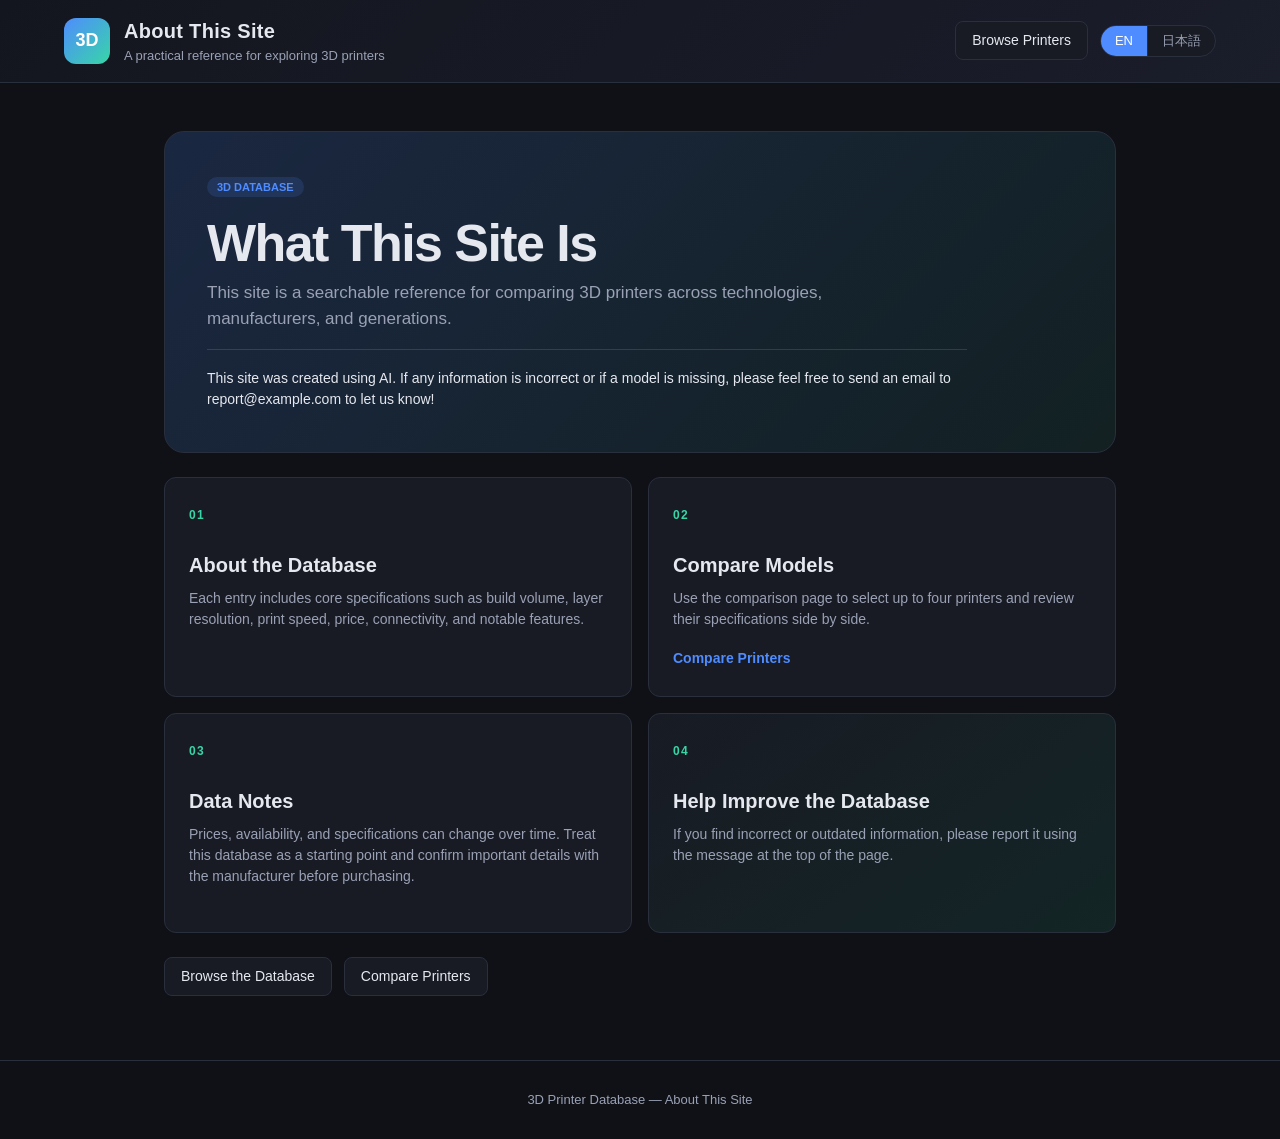
<file: about.html>
<!DOCTYPE html>
<html lang="en">
<head>
  <meta charset="UTF-8" />
  <meta name="viewport" content="width=device-width, initial-scale=1.0" />
  <title>About This Site</title>
  <link rel="stylesheet" href="styles.css" />
</head>
<body>
  <header class="site-header">
    <div class="header-inner">
      <div class="brand">
        <span class="brand-logo">3D</span>
        <div class="brand-text">
          <h1 data-i18n="aboutTitle">About This Site</h1>
          <p data-i18n="aboutSub">A practical reference for exploring 3D printers</p>
        </div>
      </div>
      <div class="header-actions">
        <a href="index.html" class="nav-link" data-i18n="browsePrinters">Browse Printers</a>
        <div class="lang-switch" role="group" aria-label="Language / 言語">
          <button type="button" id="langEn" class="lang-btn">EN</button>
          <button type="button" id="langJa" class="lang-btn">日本語</button>
        </div>
      </div>
    </div>
  </header>

  <main class="about-layout">
    <section class="about-hero">
      <span class="tech-badge">3D DATABASE</span>
      <h2 data-i18n="aboutIntroTitle">What This Site Is</h2>
      <p data-i18n="aboutIntro">This site is a searchable reference for comparing 3D printers across technologies, manufacturers, and generations.</p>
      <p class="about-notice" data-i18n="aboutNotice">This site was created using AI. If any information is incorrect or if a model is missing, please feel free to send an email to report@example.com to let us know!</p>
    </section>

    <div class="about-grid">
      <article class="about-card">
        <span class="about-number">01</span>
        <h2 data-i18n="aboutDatabaseTitle">About the Database</h2>
        <p data-i18n="aboutDatabase">Each entry includes core specifications such as build volume, layer resolution, print speed, price, connectivity, and notable features.</p>
      </article>
      <article class="about-card">
        <span class="about-number">02</span>
        <h2 data-i18n="aboutCompareTitle">Compare Models</h2>
        <p data-i18n="aboutCompare">Use the comparison page to select up to four printers and review their specifications side by side.</p>
        <a href="compare.html" class="about-action" data-i18n="aboutCompareLink">Compare Printers</a>
      </article>
      <article class="about-card">
        <span class="about-number">03</span>
        <h2 data-i18n="aboutDataTitle">Data Notes</h2>
        <p data-i18n="aboutData">Prices, availability, and specifications can change over time. Treat this database as a starting point and confirm important details with the manufacturer before purchasing.</p>
      </article>
      <article class="about-card about-card-accent">
        <span class="about-number">04</span>
        <h2 data-i18n="aboutReportTitle">Help Improve the Database</h2>
        <p data-i18n="aboutReport">If you find incorrect or outdated information, please report it using the message at the top of the page.</p>
      </article>
    </div>

    <div class="about-links">
      <a href="index.html" class="nav-link" data-i18n="aboutBrowse">Browse the Database</a>
      <a href="compare.html" class="nav-link" data-i18n="aboutCompareLink">Compare Printers</a>
    </div>
  </main>

  <footer class="site-footer">
    <p data-i18n="aboutFooter">3D Printer Database — About This Site</p>
  </footer>

  <script src="i18n.js"></script>
  <script src="about.js"></script>
</body>
</html>
</file>
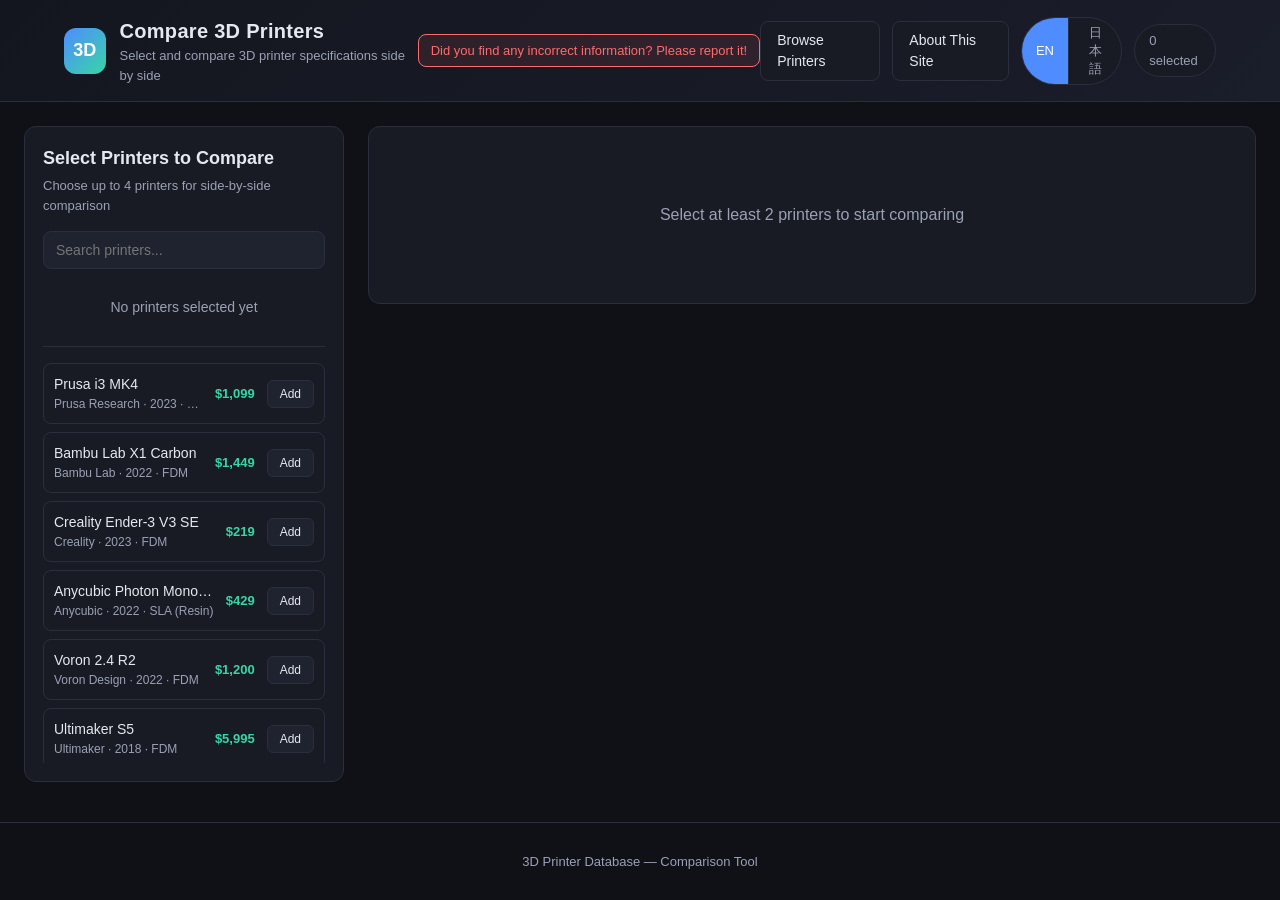
<file: compare.html>
<!DOCTYPE html>
<html lang="en">
<head>
  <meta charset="UTF-8" />
  <meta name="viewport" content="width=device-width, initial-scale=1.0, maximum-scale=5.0" />
  <meta name="theme-color" content="#0f1117" />
  <meta name="apple-mobile-web-app-capable" content="yes" />
  <meta name="apple-mobile-web-app-status-bar-style" content="black-translucent" />
  <title>Compare 3D Printers</title>
  <link rel="stylesheet" href="styles.css" />
</head>
<body>
  <header class="site-header">
    <div class="header-inner">
      <div class="brand">
        <span class="brand-logo">3D</span>
        <div class="brand-text">
          <h1 data-i18n="compareTitle">Compare Printers</h1>
          <p data-i18n="compareSub">Select and compare 3D printer specifications side by side</p>
        </div>
      </div>
      <div class="report-link" id="reportLink">
        <span class="report-text" data-i18n="reportText">Did you find any incorrect information? Please report it!</span>
        <span class="report-email hidden" id="reportEmail">report@3dpdatabase.com</span>
      </div>
      <div class="header-actions">
        <a href="index.html" class="nav-link" data-i18n="browsePrinters">Browse Printers</a>
        <a href="about.html" class="nav-link" data-i18n="aboutNav">About This Site</a>
        <div class="lang-switch" role="group" aria-label="Language">
          <button type="button" id="langEn" class="lang-btn" data-lang="en">EN</button>
          <button type="button" id="langJa" class="lang-btn" data-lang="ja">日本語</button>
        </div>
        <div class="record-count" id="compareCount">0 selected</div>
      </div>
    </div>
  </header>

  <main class="compare-layout">
    <!-- Printer Selection Panel -->
    <section class="compare-select-panel">
      <h2 data-i18n="selectPrintersTitle">Select Printers to Compare</h2>
      <p class="select-hint" data-i18n="selectHint">Choose up to 4 printers for side-by-side comparison</p>
      
      <div class="search-box">
        <input type="search" id="printerSearch" class="search-input" 
               placeholder="Search printers..." data-i18n-placeholder="searchPrintersPlaceholder" />
      </div>

      <div class="selected-printers" id="selectedPrinters">
        <div class="empty-selection" data-i18n="noPrintersSelected">No printers selected yet</div>
      </div>

      <div class="printer-list" id="printerList"></div>
    </section>

    <!-- Comparison Table -->
    <section class="compare-table-section" id="compareSection">
      <div class="empty-state" id="emptyCompare">
        <p data-i18n="selectAtLeastTwo">Select at least 2 printers to start comparing</p>
      </div>
      
      <div class="compare-table-wrapper" id="compareWrapper" style="display: none;">
        <table class="compare-table" id="compareTable">
          <thead id="compareThead"></thead>
          <tbody id="compareTbody"></tbody>
        </table>
      </div>
    </section>
  </main>

  <footer class="site-footer">
    <p data-i18n="compareFooter">3D Printer Database &mdash; Comparison Tool</p>
  </footer>

  <script src="data.js"></script>
  <script src="i18n.js"></script>
  <script src="compare.js"></script>
</body>
</html>
</file>
<file: styles.css>
:root {
  --bg: #0f1117;
  --surface: #181b24;
  --surface-2: #1f2330;
  --border: #2a2f3e;
  --text: #e6e8ef;
  --text-muted: #9aa1b5;
  --accent: #4f8cff;
  --accent-2: #37d6a6;
  --danger: #ff6b6b;
  --radius: 12px;
}

* {
  box-sizing: border-box;
  -webkit-tap-highlight-color: transparent;
}

html, body {
  margin: 0;
  padding: 0;
}

body {
  background: var(--bg);
  color: var(--text);
  font-family: "Segoe UI", "Hiragino Kaku Gothic ProN", "Yu Gothic UI", Meiryo, -apple-system, BlinkMacSystemFont, Roboto, Helvetica, Arial, sans-serif;
  line-height: 1.5;
  min-height: 100vh;
  display: flex;
  flex-direction: column;
}

/* Header */
.site-header {
  background: linear-gradient(135deg, #14161f, #1a1d2a);
  border-bottom: 1px solid var(--border);
  position: sticky;
  top: 0;
  z-index: 20;
}

.header-inner {
  max-width: 1200px;
  margin: 0 auto;
  padding: 16px 24px;
  display: flex;
  align-items: center;
  justify-content: space-between;
}

.brand {
  display: flex;
  align-items: center;
  gap: 14px;
}

.brand-logo {
  width: 46px;
  height: 46px;
  border-radius: 12px;
  background: linear-gradient(135deg, var(--accent), var(--accent-2));
  display: flex;
  align-items: center;
  justify-content: center;
  font-weight: 800;
  font-size: 18px;
  color: #fff;
}

.brand-text h1 {
  margin: 0;
  font-size: 20px;
  letter-spacing: 0.3px;
}

.brand-text p {
  margin: 0;
  font-size: 13px;
  color: var(--text-muted);
}

.record-count {
  font-size: 13px;
  color: var(--text-muted);
  background: var(--surface);
  border: 1px solid var(--border);
  padding: 6px 14px;
  border-radius: 999px;
}

.report-link {
  display: flex;
  align-items: center;
  gap: 8px;
  padding: 6px 12px;
  background: rgba(255, 107, 107, 0.1);
  border: 1px solid var(--danger);
  border-radius: 8px;
  cursor: pointer;
  transition: background 0.15s ease;
}

.report-link:hover {
  background: rgba(255, 107, 107, 0.2);
}

.report-text {
  font-size: 13px;
  color: var(--danger);
  white-space: nowrap;
}

.report-email {
  font-size: 13px;
  color: var(--accent);
  font-weight: 600;
}

.header-actions {
  display: flex;
  align-items: center;
  gap: 12px;
}

.lang-switch {
  display: inline-flex;
  border: 1px solid var(--border);
  border-radius: 999px;
  overflow: hidden;
  background: var(--surface);
}

.lang-btn {
  border: none;
  background: transparent;
  color: var(--text-muted);
  padding: 6px 14px;
  font-size: 13px;
  cursor: pointer;
  transition: background 0.15s ease, color 0.15s ease;
}

.lang-btn:hover {
  color: #fff;
}

.lang-btn.active {
  background: var(--accent);
  color: #fff;
}

.lang-btn + .lang-btn {
  border-left: 1px solid var(--border);
}

/* Layout */
.layout {
  max-width: 1200px;
  margin: 0 auto;
  padding: 24px;
  display: grid;
  grid-template-columns: 260px 1fr;
  gap: 24px;
  flex: 1;
  width: 100%;
}

/* Sidebar */
.sidebar {
  align-self: start;
  position: sticky;
  top: 96px;
}

.filter-panel {
  background: var(--surface);
  border: 1px solid var(--border);
  border-radius: var(--radius);
  padding: 18px;
}

.filter-title {
  font-size: 12px;
  text-transform: uppercase;
  letter-spacing: 0.08em;
  color: var(--text-muted);
  margin: 18px 0 8px;
}

.filter-title:first-child {
  margin-top: 0;
}

.search-input {
  width: 100%;
  padding: 10px 12px;
  background: var(--surface-2);
  border: 1px solid var(--border);
  border-radius: 8px;
  color: var(--text);
  font-size: 14px;
}

.search-input:focus {
  outline: none;
  border-color: var(--accent);
}

.filter-group {
  display: flex;
  flex-direction: column;
  gap: 6px;
}

.filter-group label {
  display: flex;
  align-items: center;
  gap: 8px;
  font-size: 14px;
  color: var(--text);
  cursor: pointer;
  user-select: none;
}

.filter-group input[type="checkbox"] {
  accent-color: var(--accent);
  width: 15px;
  height: 15px;
}

.price-display {
  display: flex;
  justify-content: space-between;
  font-size: 13px;
  color: var(--text-muted);
  margin-top: 6px;
}

input[type="range"] {
  width: 100%;
  accent-color: var(--accent);
}

.reset-btn {
  margin-top: 18px;
  width: 100%;
  padding: 10px;
  background: var(--surface-2);
  border: 1px solid var(--border);
  border-radius: 8px;
  color: var(--text);
  cursor: pointer;
  font-size: 14px;
}

.reset-btn:hover {
  border-color: var(--accent);
  color: #fff;
}

/* Content */
.content {
  min-width: 0;
}

.toolbar {
  display: flex;
  align-items: center;
  gap: 10px;
  margin-bottom: 18px;
  justify-content: flex-end;
}

.sort-label {
  font-size: 13px;
  color: var(--text-muted);
}

select {
  padding: 8px 10px;
  background: var(--surface);
  border: 1px solid var(--border);
  border-radius: 8px;
  color: var(--text);
  font-size: 14px;
}

.grid {
  display: grid;
  grid-template-columns: repeat(auto-fill, minmax(280px, 1fr));
  gap: 18px;
}

/* Cards */
.card {
  background: var(--surface);
  border: 1px solid var(--border);
  border-radius: var(--radius);
  padding: 18px;
  cursor: pointer;
  transition: transform 0.15s ease, border-color 0.15s ease, box-shadow 0.15s ease;
  display: flex;
  flex-direction: column;
}

.card:hover {
  transform: translateY(-3px);
  border-color: var(--accent);
  box-shadow: 0 10px 30px rgba(0, 0, 0, 0.35);
}

.card-top {
  display: flex;
  justify-content: space-between;
  align-items: flex-start;
  gap: 10px;
  margin-bottom: 10px;
}

.tech-badge {
  font-size: 11px;
  font-weight: 600;
  padding: 4px 10px;
  border-radius: 999px;
  background: rgba(79, 140, 255, 0.15);
  color: var(--accent);
  white-space: nowrap;
}

.tech-badge.resin {
  background: rgba(55, 214, 166, 0.15);
  color: var(--accent-2);
}

.card h3 {
  margin: 0 0 4px;
  font-size: 17px;
}

.card .brand {
  font-size: 13px;
  color: var(--text-muted);
  margin: 0 0 14px;
}

.card-specs {
  display: grid;
  grid-template-columns: 1fr 1fr;
  gap: 8px;
  font-size: 13px;
  margin-bottom: 16px;
  flex: 1;
}

.card-specs div {
  display: flex;
  flex-direction: column;
}

.spec-label {
  color: var(--text-muted);
  font-size: 11px;
  text-transform: uppercase;
  letter-spacing: 0.04em;
}

.spec-value {
  color: var(--text);
}

.card-footer {
  display: flex;
  align-items: center;
  justify-content: space-between;
  border-top: 1px solid var(--border);
  padding-top: 12px;
}

.price {
  font-size: 18px;
  font-weight: 700;
  color: var(--accent-2);
}

/* Empty state */
.empty-state {
  text-align: center;
  padding: 60px 20px;
  color: var(--text-muted);
  font-size: 16px;
}

.hidden {
  display: none !important;
}

/* Modal */
.modal {
  position: fixed;
  inset: 0;
  z-index: 50;
  display: flex;
  align-items: center;
  justify-content: center;
  padding: 24px;
}

.modal-overlay {
  position: absolute;
  inset: 0;
  background: rgba(0, 0, 0, 0.65);
}

.modal-content {
  position: relative;
  background: var(--surface);
  border: 1px solid var(--border);
  border-radius: 16px;
  max-width: 680px;
  width: 100%;
  max-height: 88vh;
  overflow-y: auto;
  padding: 28px;
  z-index: 1;
}

.modal-close {
  position: absolute;
  top: 16px;
  right: 16px;
  width: 34px;
  height: 34px;
  border-radius: 50%;
  border: 1px solid var(--border);
  background: var(--surface-2);
  color: var(--text);
  font-size: 18px;
  cursor: pointer;
  line-height: 1;
}

.modal-close:hover {
  border-color: var(--danger);
  color: var(--danger);
}

.modal-content h2 {
  margin: 0 0 4px;
  font-size: 24px;
}

.modal-content .brand {
  color: var(--text-muted);
  margin: 0 0 6px;
  font-size: 15px;
}

.detail-tags {
  display: flex;
  flex-wrap: wrap;
  gap: 8px;
  margin: 12px 0 18px;
}

.detail-tags .tech-badge {
  font-size: 12px;
}

.detail-desc {
  color: var(--text);
  font-size: 15px;
  margin: 0 0 20px;
}

.spec-table {
  width: 100%;
  border-collapse: collapse;
  margin-bottom: 20px;
}

.spec-table td {
  padding: 9px 0;
  border-bottom: 1px solid var(--border);
  font-size: 14px;
}

.spec-table td:first-child {
  color: var(--text-muted);
  width: 45%;
}

.features-title {
  font-size: 12px;
  text-transform: uppercase;
  letter-spacing: 0.08em;
  color: var(--text-muted);
  margin: 0 0 10px;
}

.feature-list {
  display: flex;
  flex-wrap: wrap;
  gap: 8px;
  margin: 0 0 20px;
  padding: 0;
  list-style: none;
}

.feature-list li {
  background: var(--surface-2);
  border: 1px solid var(--border);
  border-radius: 8px;
  padding: 6px 12px;
  font-size: 13px;
}

.detail-footer {
  display: flex;
  align-items: center;
  justify-content: space-between;
  border-top: 1px solid var(--border);
  padding-top: 18px;
}

.detail-footer .price {
  font-size: 26px;
}

/* Footer */
.site-footer {
  border-top: 1px solid var(--border);
  padding: 16px 24px;
  text-align: center;
  color: var(--text-muted);
  font-size: 13px;
}

/* Navigation */
.nav-link {
  display: inline-flex;
  align-items: center;
  padding: 8px 16px;
  background: var(--surface);
  border: 1px solid var(--border);
  border-radius: 8px;
  color: var(--text);
  text-decoration: none;
  font-size: 14px;
  transition: border-color 0.15s ease, color 0.15s ease;
}

.nav-link:hover {
  border-color: var(--accent);
  color: #fff;
}

/* About Page */
.about-layout {
  max-width: 1000px;
  width: 100%;
  margin: 0 auto;
  padding: 48px 24px 64px;
  flex: 1;
}

.about-hero {
  padding: 42px;
  margin-bottom: 24px;
  background: linear-gradient(135deg, rgba(79, 140, 255, 0.18), rgba(55, 214, 166, 0.08));
  border: 1px solid var(--border);
  border-radius: 20px;
}

.about-hero h2 {
  max-width: 620px;
  margin: 18px 0 10px;
  font-size: clamp(30px, 6vw, 52px);
  line-height: 1.05;
  letter-spacing: -0.03em;
}

.about-hero p {
  max-width: 680px;
  margin: 0;
  color: var(--text-muted);
  font-size: 17px;
}

.about-hero .about-notice {
  max-width: 760px;
  margin-top: 18px;
  padding-top: 18px;
  border-top: 1px solid rgba(255, 255, 255, 0.12);
  color: var(--text);
  font-size: 14px;
}

.about-grid {
  display: grid;
  grid-template-columns: repeat(2, minmax(0, 1fr));
  gap: 16px;
}

.about-card {
  min-height: 220px;
  padding: 24px;
  background: var(--surface);
  border: 1px solid var(--border);
  border-radius: var(--radius);
}

.about-card-accent {
  background: linear-gradient(145deg, var(--surface), rgba(55, 214, 166, 0.1));
}

.about-number {
  color: var(--accent-2);
  font-size: 12px;
  font-weight: 700;
  letter-spacing: 0.12em;
}

.about-card h2 {
  margin: 24px 0 8px;
  font-size: 20px;
}

.about-card p {
  margin: 0;
  color: var(--text-muted);
  font-size: 14px;
}

.about-action {
  display: inline-flex;
  margin-top: 18px;
  color: var(--accent);
  font-size: 14px;
  font-weight: 600;
  text-decoration: none;
}

.about-action:hover {
  color: #fff;
}

.about-links {
  display: flex;
  flex-wrap: wrap;
  gap: 12px;
  margin-top: 24px;
}

/* Compare Layout */
.compare-layout {
  max-width: 1400px;
  margin: 0 auto;
  padding: 24px;
  display: grid;
  grid-template-columns: 320px 1fr;
  gap: 24px;
  flex: 1;
  width: 100%;
}

.compare-select-panel {
  background: var(--surface);
  border: 1px solid var(--border);
  border-radius: var(--radius);
  padding: 18px;
  align-self: start;
  position: sticky;
  top: 96px;
}

.compare-select-panel h2 {
  margin: 0 0 4px;
  font-size: 18px;
}

.select-hint {
  margin: 0 0 16px;
  font-size: 13px;
  color: var(--text-muted);
}

.search-box {
  margin-bottom: 16px;
}

.selected-printers {
  margin-bottom: 16px;
  padding-bottom: 16px;
  border-bottom: 1px solid var(--border);
}

.empty-selection {
  color: var(--text-muted);
  font-size: 14px;
  text-align: center;
  padding: 12px;
}

.selected-chip {
  display: inline-flex;
  align-items: center;
  gap: 8px;
  background: rgba(79, 140, 255, 0.15);
  border: 1px solid var(--accent);
  border-radius: 8px;
  padding: 6px 10px;
  margin: 0 6px 6px 0;
}

.chip-name {
  font-size: 13px;
  font-weight: 500;
}

.chip-remove {
  background: none;
  border: none;
  color: var(--text-muted);
  font-size: 16px;
  cursor: pointer;
  padding: 0 2px;
  line-height: 1;
}

.chip-remove:hover {
  color: var(--danger);
}

.printer-list {
  max-height: 400px;
  overflow-y: auto;
}

.printer-list-item {
  display: flex;
  align-items: center;
  gap: 12px;
  padding: 10px;
  border: 1px solid var(--border);
  border-radius: 8px;
  margin-bottom: 8px;
  transition: background 0.15s ease, border-color 0.15s ease;
}

.printer-list-item:hover:not(.disabled) {
  background: var(--surface-2);
  border-color: var(--accent);
}

.printer-list-item.selected {
  background: rgba(79, 140, 255, 0.1);
  border-color: var(--accent);
}

.printer-list-item.disabled {
  opacity: 0.5;
}

.item-info {
  flex: 1;
  min-width: 0;
}

.item-name {
  font-size: 14px;
  font-weight: 500;
  white-space: nowrap;
  overflow: hidden;
  text-overflow: ellipsis;
}

.item-meta {
  font-size: 12px;
  color: var(--text-muted);
  white-space: nowrap;
  overflow: hidden;
  text-overflow: ellipsis;
}

.item-price {
  font-size: 13px;
  font-weight: 600;
  color: var(--accent-2);
  white-space: nowrap;
}

.item-action {
  padding: 6px 12px;
  background: var(--surface-2);
  border: 1px solid var(--border);
  border-radius: 6px;
  color: var(--text);
  font-size: 12px;
  cursor: pointer;
  transition: background 0.15s ease, border-color 0.15s ease;
  white-space: nowrap;
}

.item-action:hover {
  background: var(--accent);
  border-color: var(--accent);
  color: #fff;
}

.printer-list-item.selected .item-action {
  background: var(--danger);
  border-color: var(--danger);
}

.printer-list-item.selected .item-action:hover {
  background: #ff4444;
}

/* Compare Table */
.compare-table-section {
  min-width: 0;
}

.compare-table-section .empty-state {
  text-align: center;
  padding: 60px 20px;
  color: var(--text-muted);
  font-size: 16px;
  background: var(--surface);
  border: 1px solid var(--border);
  border-radius: var(--radius);
}

.compare-table-wrapper {
  overflow-x: auto;
  background: var(--surface);
  border: 1px solid var(--border);
  border-radius: var(--radius);
}

.compare-table {
  width: 100%;
  border-collapse: collapse;
  min-width: 600px;
}

.compare-table th,
.compare-table td {
  padding: 12px 16px;
  text-align: left;
  border-bottom: 1px solid var(--border);
}

.compare-table th {
  background: var(--surface-2);
  position: sticky;
  top: 0;
}

.compare-table th.spec-col {
  width: 180px;
  color: var(--text-muted);
  font-size: 13px;
  text-transform: uppercase;
  letter-spacing: 0.05em;
}

.compare-printer-name {
  font-size: 16px;
  font-weight: 600;
  margin-bottom: 4px;
}

.compare-printer-brand {
  font-size: 13px;
  color: var(--text-muted);
  margin-bottom: 8px;
}

.spec-label-cell {
  font-weight: 500;
  color: var(--text-muted);
  font-size: 14px;
}

.spec-value-cell {
  font-size: 14px;
}

.spec-value-cell.best-value {
  color: var(--accent-2);
  font-weight: 600;
}

.compare-table th.spec-col,
.compare-table td.spec-label-cell {
  position: sticky;
  left: 0;
  background: var(--surface);
  z-index: 1;
}

.compare-table th.spec-col {
  background: var(--surface-2);
  z-index: 2;
}

/* Responsive - Mobile First Approach */

/* Tablet and below (1000px) */
@media (max-width: 1000px) {
  .compare-layout {
    grid-template-columns: 1fr;
  }
  
  .compare-select-panel {
    position: static;
  }
  
  .printer-list {
    max-height: 250px;
  }
}

/* Mobile (768px and below) */
@media (max-width: 768px) {
  /* Header */
  .header-inner {
    flex-wrap: wrap;
    gap: 12px;
    padding: 12px 16px;
  }
  
  .brand {
    order: 1;
    flex: 1;
    min-width: 0;
  }
  
  .brand-text h1 {
    font-size: 16px;
  }
  
  .brand-text p {
    font-size: 11px;
  }
  
  .report-link {
    order: 3;
    width: 100%;
    justify-content: center;
    flex-wrap: wrap;
    padding: 8px 12px;
    text-align: center;
  }
  
  .report-text {
    font-size: 11px;
    white-space: normal;
  }
  
  .report-email {
    font-size: 11px;
  }
  
  .header-actions {
    order: 2;
    gap: 8px;
  }
  
  .nav-link {
    padding: 6px 12px;
    font-size: 12px;
  }
  
  .lang-btn {
    padding: 6px 10px;
    font-size: 12px;
  }
  
  .record-count {
    padding: 4px 10px;
    font-size: 11px;
  }
  
  /* Main Layout */
  .layout {
    grid-template-columns: 1fr;
    padding: 16px;
    gap: 16px;
  }
  
  /* Sidebar */
  .sidebar {
    position: static;
  }
  
  .filter-panel {
    padding: 14px;
  }
  
  .filter-title {
    font-size: 11px;
    margin: 14px 0 6px;
  }
  
  .search-input {
    padding: 10px;
    font-size: 16px;
  }
  
  .filter-group label {
    font-size: 13px;
  }
  
  .reset-btn {
    padding: 10px;
    font-size: 13px;
  }
  
  /* Toolbar */
  .toolbar {
    flex-direction: column;
    align-items: stretch;
    gap: 8px;
  }
  
  .sort-label {
    font-size: 12px;
  }
  
  select {
    width: 100%;
    padding: 10px;
    font-size: 16px;
  }
  
  /* Grid */
  .grid {
    grid-template-columns: 1fr;
    gap: 14px;
  }
  
  /* Cards */
  .card {
    padding: 14px;
  }
  
  .card h3 {
    font-size: 16px;
  }
  
  .card .brand {
    font-size: 12px;
  }
  
  .card-specs {
    grid-template-columns: 1fr 1fr;
    gap: 8px;
    font-size: 12px;
  }
  
  .spec-label {
    font-size: 10px;
  }
  
  .card-footer {
    padding-top: 10px;
  }
  
  .price {
    font-size: 16px;
  }
  
  /* Modal */
  .modal {
    padding: 12px;
    align-items: flex-end;
  }
  
  .modal-content {
    max-height: 92vh;
    padding: 20px;
    border-radius: 16px 16px 0 0;
  }
  
  .modal-content h2 {
    font-size: 20px;
    padding-right: 40px;
  }
  
  .modal-content .brand {
    font-size: 14px;
  }
  
  .detail-desc {
    font-size: 14px;
  }
  
  .spec-table td {
    font-size: 13px;
  }
  
  .feature-list li {
    font-size: 12px;
    padding: 5px 10px;
  }
  
  .detail-footer .price {
    font-size: 22px;
  }
  
  /* Footer */
  .site-footer {
    padding: 12px 16px;
    font-size: 12px;
  }
  
  /* Compare Layout */
  .compare-layout {
    padding: 16px;
    gap: 16px;
  }

  .about-layout {
    padding: 24px 16px 40px;
  }

  .about-hero {
    padding: 28px 22px;
  }

  .about-hero p {
    font-size: 15px;
  }

  .about-grid {
    grid-template-columns: 1fr;
  }
  
  .compare-select-panel {
    padding: 14px;
  }
  
  .compare-select-panel h2 {
    font-size: 16px;
  }
  
  .select-hint {
    font-size: 12px;
  }
  
  .printer-list-item {
    padding: 8px;
    gap: 8px;
  }
  
  .item-name {
    font-size: 13px;
  }
  
  .item-meta {
    font-size: 11px;
  }
  
  .item-price {
    font-size: 12px;
  }
  
  .item-action {
    padding: 6px 10px;
    font-size: 11px;
  }
  
  .compare-table th,
  .compare-table td {
    padding: 10px 12px;
    font-size: 13px;
  }
  
  .compare-printer-name {
    font-size: 14px;
  }
  
  .compare-printer-brand {
    font-size: 12px;
  }
}

/* Small Mobile (480px and below) */
@media (max-width: 480px) {
  .header-inner {
    padding: 10px 12px;
  }
  
  .brand-logo {
    width: 36px;
    height: 36px;
    font-size: 14px;
  }
  
  .brand-text h1 {
    font-size: 14px;
  }
  
  .report-text {
    font-size: 10px;
  }
  
  .report-email {
    font-size: 10px;
  }
  
  .layout {
    padding: 12px;
  }
  
  .card {
    padding: 12px;
  }
  
  .card h3 {
    font-size: 15px;
  }
  
  .price {
    font-size: 15px;
  }
  
  .compare-layout {
    padding: 12px;
  }
  
  .selected-chip {
    padding: 5px 8px;
    margin: 0 4px 4px 0;
  }
  
  .chip-name {
    font-size: 12px;
  }
}

/* Touch improvements for mobile */
@media (hover: none) and (pointer: coarse) {
  .lang-btn,
  .nav-link,
  .item-action,
  .chip-remove,
  .reset-btn {
    min-height: 44px;
  }

  .lang-btn,
  .nav-link,
  .item-action,
  .chip-remove,
  .reset-btn {
    display: inline-flex;
    align-items: center;
    justify-content: center;
  }

  .card:hover {
    transform: none;
    box-shadow: none;
  }
  
  .card:active {
    transform: scale(0.98);
    border-color: var(--accent);
  }
  
  .printer-list-item:hover:not(.disabled) {
    background: transparent;
    border-color: var(--border);
  }
  
  .printer-list-item:active:not(.disabled) {
    background: var(--surface-2);
  }
  
  .item-action:hover {
    background: var(--surface-2);
    color: var(--text);
  }
  
  .item-action:active {
    background: var(--accent);
    color: #fff;
  }
  
  .nav-link:hover {
    border-color: var(--border);
    color: var(--text);
  }
  
  .nav-link:active {
    border-color: var(--accent);
    color: #fff;
  }
  
  .reset-btn:hover {
    border-color: var(--border);
    color: var(--text);
  }
  
  .reset-btn:active {
    border-color: var(--accent);
    color: #fff;
  }
}

/* Landscape mobile */
@media (max-height: 500px) and (orientation: landscape) {
  .header-inner {
    padding: 8px 16px;
  }
  
  .brand-logo {
    width: 32px;
    height: 32px;
    font-size: 12px;
  }
  
  .brand-text h1 {
    font-size: 14px;
  }
  
  .brand-text p {
    display: none;
  }
  
  .report-text {
    font-size: 10px;
  }
  
  .report-email {
    font-size: 10px;
  }
}

/* Print styles */
@media print {
  .site-header,
  .sidebar,
  .site-footer,
  .report-link,
  .nav-link,
  .lang-switch,
  .modal {
    display: none !important;
  }
  
  body {
    background: #fff;
    color: #000;
  }
  
  .layout {
    display: block;
  }
  
  .card {
    break-inside: avoid;
    border: 1px solid #ccc;
    margin-bottom: 16px;
  }
  
  .card:hover {
    transform: none;
    box-shadow: none;
  }
}
</file>
